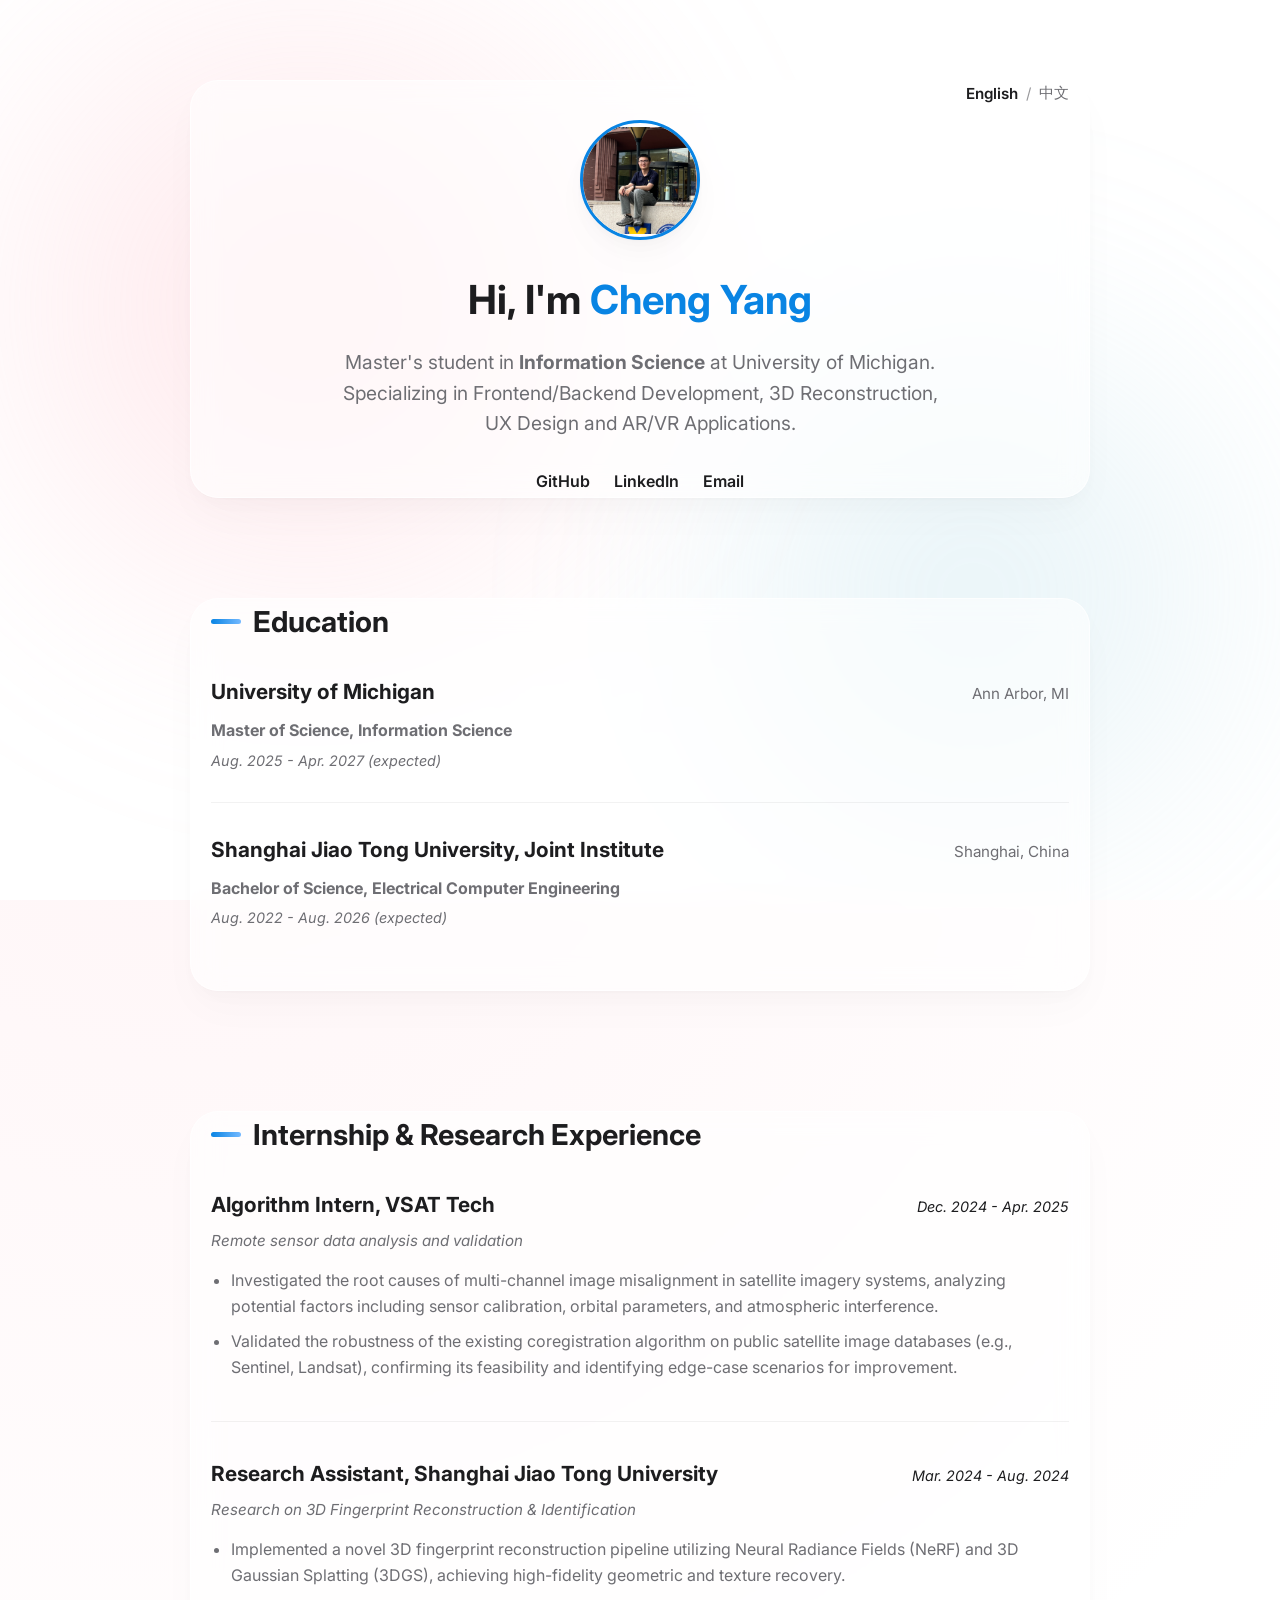
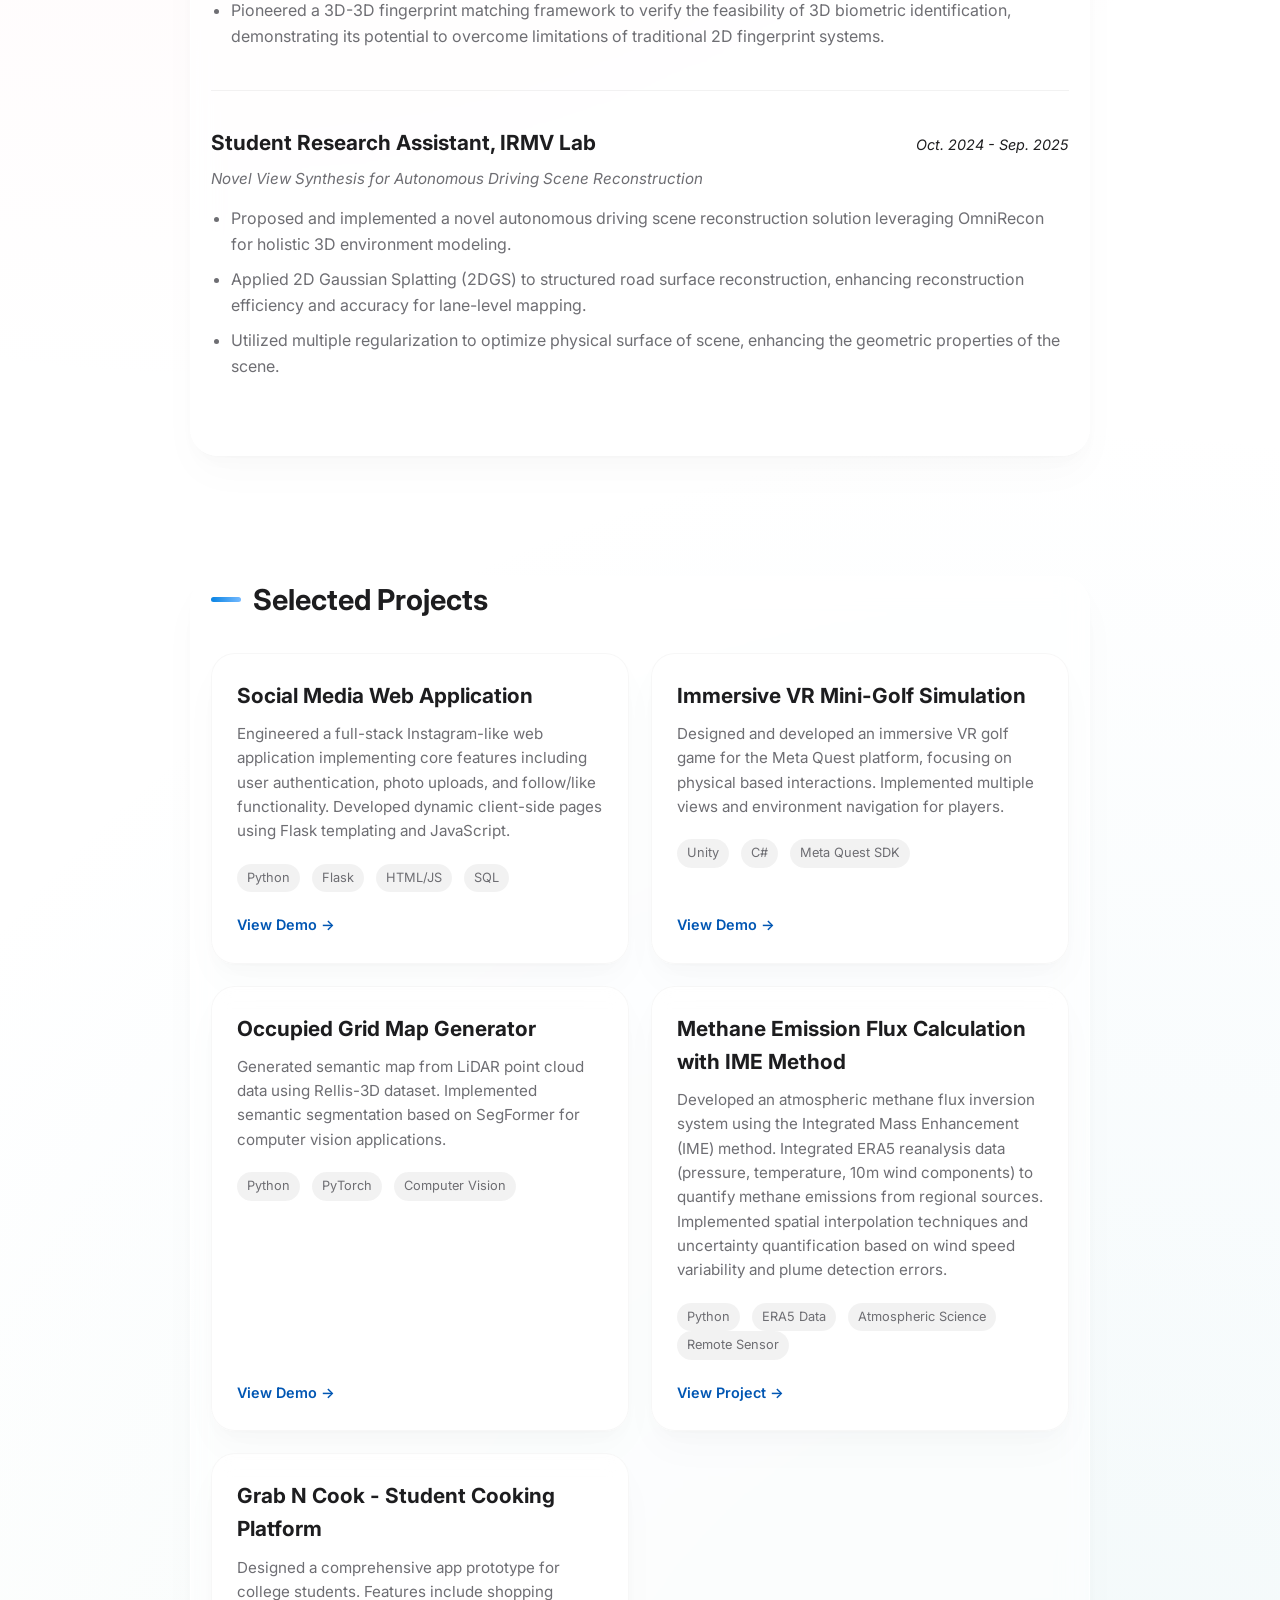
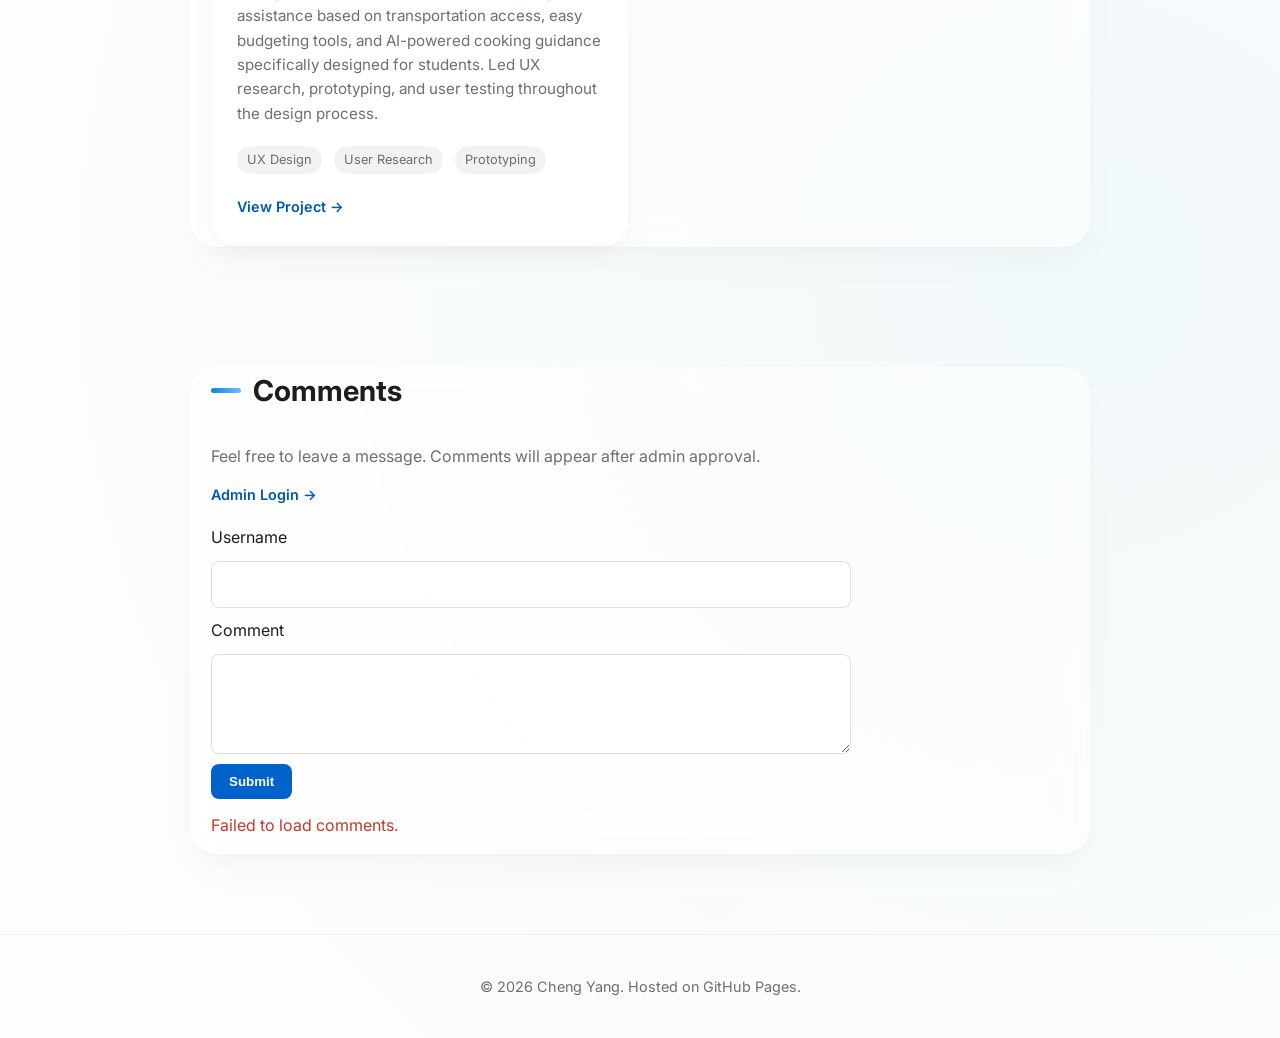
<file: index.html>
<!DOCTYPE html>
<html lang="en">
<head>
    <meta charset="UTF-8">
    <meta name="viewport" content="width=device-width, initial-scale=1.0">
    <meta name="description" content="Portfolio of a Full Stack Developer">
    <title>My Portfolio | Developer & Creator</title>
    <link rel="stylesheet" href="style.css">
    <link href="https://fonts.googleapis.com/css2?family=Inter:wght@400;600;700&display=swap" rel="stylesheet">
</head>
<body>
    <div class="framer-bg-container" aria-hidden="true"></div>

    <header class="hero">
        <div class="container framer-glass-panel">
            <nav class="lang-switch" aria-label="Language switch">
                <span class="active">English</span>
                <span class="divider">/</span>
                <a href="index_cn.html">中文</a>
            </nav>
            <img src="img/image.png" alt="Profile Picture" class="avatar">
            <h1>Hi, I'm <span class="highlight">Cheng Yang</span> </h1>
            <p class="bio">
                Master's student in <strong>Information Science</strong> at University of Michigan.
                <br>
                Specializing in Frontend/Backend Development, 3D Reconstruction, UX Design and AR/VR Applications.
            </p>
            <div class="social-links">
                <a href="https://github.com/Lmiryc" target="_blank">GitHub</a>
                <a href="https://www.linkedin.com/in/cheng-yang-77a891385" target="_blank">LinkedIn</a>
                <a href="mailto:yclmir@umich.edu">Email</a>
            </div>
        </div>
    </header>

    <main id="main-content">
    <section class="education">
        <div class="container framer-glass-panel">
            <h2>Education</h2>
            <div class="education-item">
                <div class="edu-header">
                    <h3>University of Michigan</h3>
                    <span class="location">Ann Arbor, MI</span>
                </div>
                <div class="edu-details">
                    <p><strong>Master of Science, Information Science</strong></p>
                    <p class="date">Aug. 2025 - Apr. 2027 (expected)</p>
                </div>
            </div>
            <div class="education-item">
                <div class="edu-header">
                    <h3>Shanghai Jiao Tong University, Joint Institute</h3>
                    <span class="location">Shanghai, China</span>
                </div>
                <div class="edu-details">
                    <p><strong>Bachelor of Science, Electrical Computer Engineering</strong></p>
                    <p class="date">Aug. 2022 - Aug. 2026 (expected)</p>
                </div>
            </div>
        </div>
    </section>

    <section class="experience">
        <div class="container framer-glass-panel">
            <h2>Internship & Research Experience</h2>
            
            <div class="experience-item">
                <div class="exp-header">
                    <h3>Algorithm Intern, VSAT Tech</h3>
                    <span class="date">Dec. 2024 - Apr. 2025</span>
                </div>
                <p class="subtitle">Remote sensor data analysis and validation </p>
                <ul>
                    <li>Investigated the root causes of multi-channel image misalignment in satellite imagery systems, analyzing potential factors including sensor calibration, orbital parameters, and atmospheric interference.</li>
                    <li>Validated the robustness of the existing coregistration algorithm on public satellite image databases (e.g., Sentinel, Landsat), confirming its feasibility and identifying edge-case scenarios for improvement.</li>
                </ul>
            </div>

            <div class="experience-item">
                <div class="exp-header">
                    <h3>Research Assistant, Shanghai Jiao Tong University</h3>
                    <span class="date">Mar. 2024 - Aug. 2024</span>
                </div>
                <p class="subtitle">Research on 3D Fingerprint Reconstruction & Identification </p>
                <ul>
                    <li>Implemented a novel 3D fingerprint reconstruction pipeline utilizing Neural Radiance Fields (NeRF) and 3D Gaussian Splatting (3DGS), achieving high-fidelity geometric and texture recovery.</li>
                    <li>Pioneered a 3D-3D fingerprint matching framework to verify the feasibility of 3D biometric identification, demonstrating its potential to overcome limitations of traditional 2D fingerprint systems.</li>
                </ul>
            </div>

            <div class="experience-item">
                <div class="exp-header">
                    <h3>Student Research Assistant, IRMV Lab</h3>
                    <span class="date">Oct. 2024 - Sep. 2025</span>
                </div>
                <p class="subtitle">Novel View Synthesis for Autonomous Driving Scene Reconstruction</p>
                <ul>
                    <li>Proposed and implemented a novel autonomous driving scene reconstruction solution leveraging OmniRecon for holistic 3D environment modeling.</li>
                    <li>Applied 2D Gaussian Splatting (2DGS) to structured road surface reconstruction, enhancing reconstruction efficiency and accuracy for lane-level mapping.</li>
                    <li>Utilized multiple regularization to optimize physical surface of scene, enhancing the geometric properties of the scene.</li>
                </ul>
            </div>
        </div>
    </section>

    <section class="projects">
        <div class="container framer-glass-panel">
            <h2>Selected Projects</h2>
            <div class="project-grid">
                
                <div class="project-card framer-card">
                    <div class="card-content">
                        <h3>Social Media Web Application</h3>
                        <p>Engineered a full-stack Instagram-like web application implementing core features including user authentication, photo uploads, and follow/like functionality. Developed dynamic client-side pages using Flask templating and JavaScript.</p>
                        <div class="tags">
                            <span>Python</span>
                            <span>Flask</span>
                            <span>HTML/JS</span>
                            <span>SQL</span>
                        </div>
                    </div>
                    <div class="card-footer">
                        <a href="http://ec2-3-129-23-53.us-east-2.compute.amazonaws.com" class="btn-link">View Demo &rarr;</a>
                    </div>
                </div>

                <div class="project-card framer-card">
                    <div class="card-content">
                        <h3>Immersive VR Mini-Golf Simulation</h3>
                        <p>Designed and developed an immersive VR golf game for the Meta Quest platform, focusing on physical based interactions. Implemented multiple views and environment navigation for players.</p>
                        <div class="tags">
                            <span>Unity</span>
                            <span>C#</span>
                            <span>Meta Quest SDK</span>
                        </div>
                    </div>
                    <div class="card-footer">
                        <a href="https://docs.google.com/presentation/d/1ydFZGQSufuiWo41kwWksnqCWUHA-8zW2/edit?usp=sharing&ouid=110331859558280944101&rtpof=true&sd=true" class="btn-link">View Demo &rarr;</a>
                    </div>
                </div>

                <div class="project-card framer-card">
                    <div class="card-content">
                        <h3>Occupied Grid Map Generator</h3>
                        <p>Generated semantic map from LiDAR point cloud data using Rellis-3D dataset. Implemented semantic segmentation based on SegFormer for computer vision applications.</p>
                        <div class="tags">
                            <span>Python</span>
                            <span>PyTorch</span>
                            <span>Computer Vision</span>
                        </div>
                    </div>
                    <div class="card-footer">
                        <a href="https://docs.google.com/presentation/d/1FMSWFL8jzmyuXwc9nLog_Xr46szzyhSs/edit?slide=id.p1#slide=id.p1" class="btn-link">View Demo &rarr;</a>
                    </div>
                </div>
                <div class="project-card framer-card">
                    <div class="card-content">
                        <h3>Methane Emission Flux Calculation with IME Method</h3>
                        <p>Developed an atmospheric methane flux inversion system using the Integrated Mass Enhancement (IME) method. Integrated ERA5 reanalysis data (pressure, temperature, 10m wind components) to quantify methane emissions from regional sources. Implemented spatial interpolation techniques and uncertainty quantification based on wind speed variability and plume detection errors.</p>
                        <div class="tags">
                            <span>Python</span>
                            <span>ERA5 Data</span>
                            <span>Atmospheric Science</span>
                            <span>Remote Sensor</span>
                        </div>
                    </div>
                    <div class="card-footer">
                        <a href="https://github.com/Lmiryc/Methane_Calc" class="btn-link">View Project &rarr;</a>
                    </div>
                </div>

                <div class="project-card framer-card">
                    <div class="card-content">
                        <h3>Grab N Cook - Student Cooking Platform</h3>
                        <p>Designed a comprehensive app prototype for college students. Features include shopping assistance based on transportation access, easy budgeting tools, and AI-powered cooking guidance specifically designed for students. Led UX research, prototyping, and user testing throughout the design process.</p>
                        <div class="tags">
                            <span>UX Design</span>
                            <span>User Research</span>
                            <span>Prototyping</span>
                        </div>
                    </div>
                    <div class="card-footer">
                        <a href="https://sites.google.com/umich.edu/grab-n-cook/case-study-grab-n-cook" class="btn-link">View Project &rarr;</a>
                    </div>
                </div>

            </div>
        </div>
    </section>

    <section class="comments-section">
        <div class="container framer-glass-panel">
            <h2>Comments</h2>
            <p class="comments-intro">Feel free to leave a message. Comments will appear after admin approval.</p>
            <p><a class="btn-link" href="admin.html">Admin Login &rarr;</a></p>

            <form id="commentForm" class="comment-form">
                <label for="username">Username</label>
                <input id="username" name="username" required>

                <label for="comment">Comment</label>
                <textarea id="comment" name="comment" required></textarea>

                <button type="submit" class="comment-submit">Submit</button>
            </form>

            <div id="status" class="comment-status"></div>
            <ul id="commentList" class="comment-list"></ul>
        </div>
    </section>
    </main>

    <footer>
        <div class="container">
            <p>&copy; 2026 Cheng Yang. Hosted on GitHub Pages.</p>
        </div>
    </footer>
    <!-- Dynamic cursor disabled for better UX
    <div class="custom-cursor" id="cursor"></div>

    <script>
    const cursor = document.getElementById('cursor');
    
    document.addEventListener('mousemove', (e) => {
        cursor.style.transform = `translate3d(${e.clientX}px, ${e.clientY}px, 0) translate(-50%, -50%)`;
    });


    const interactiveElements = document.querySelectorAll('a, button, .framer-card');
    const textElements = document.querySelectorAll('p, h1, h2, h3, h4, h5, h6, span, li, label, input, textarea');

    interactiveElements.forEach((el) => {
        el.addEventListener('mouseenter', () => {
        cursor.classList.remove('framer-text');
        cursor.classList.add('framer-active');
        });
        el.addEventListener('mouseleave', () => {
        cursor.classList.remove('framer-active');
        });
    });

    textElements.forEach((el) => {
        el.addEventListener('mouseenter', () => {
        if (el.closest('a, button, .framer-card')) return;
        cursor.classList.remove('framer-active');
        cursor.classList.add('framer-text');
        });
        el.addEventListener('mouseleave', () => {
        cursor.classList.remove('framer-text');
        });
    });

    document.addEventListener('mouseleave', () => {
        cursor.classList.remove('framer-active', 'framer-text');
    });
    </script>
    -->
    <script src="comments.js"></script>
</body>
</html>
</file>
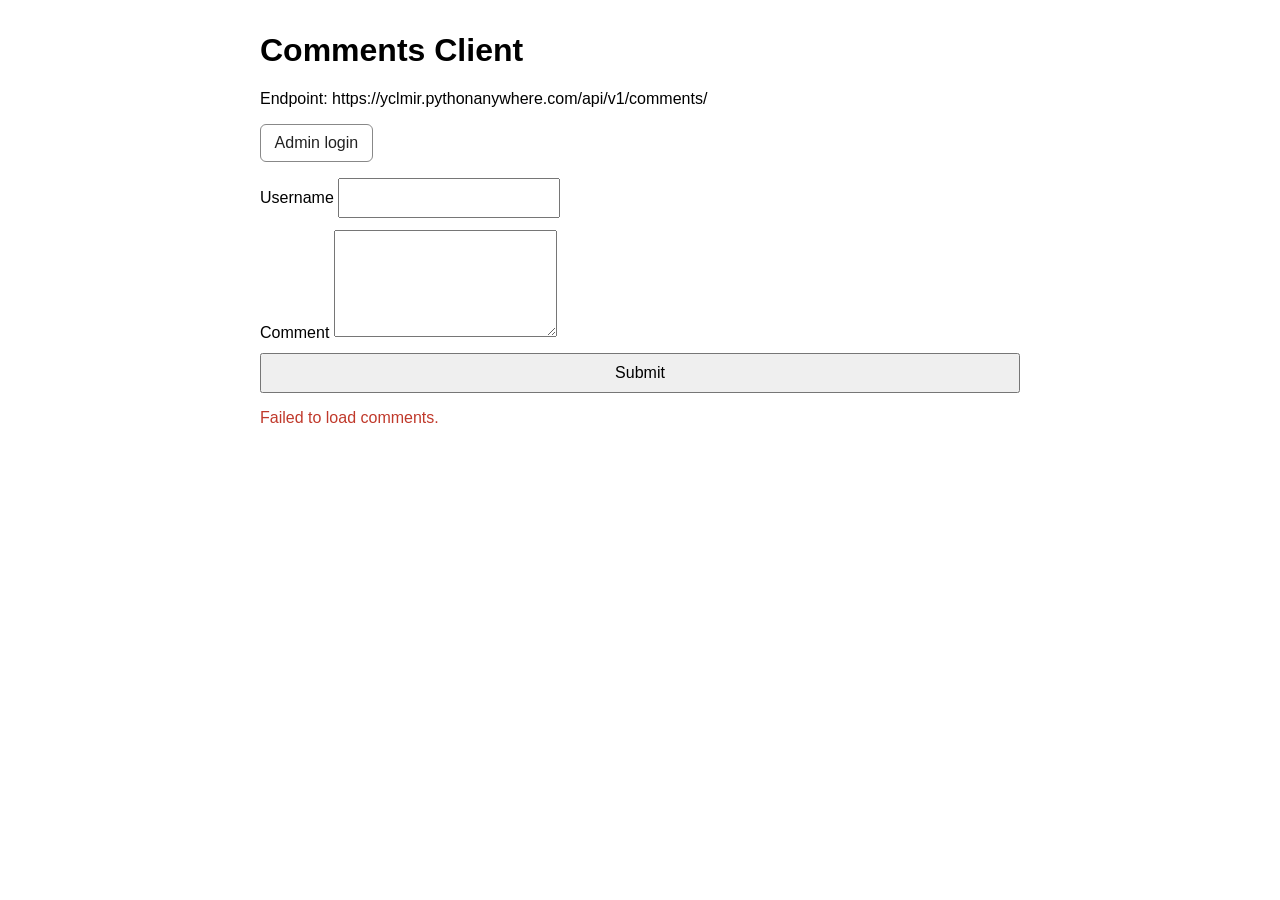
<file: local_demo/index.html>
<!doctype html>
<html lang="en">
  <head>
    <meta charset="utf-8" />
    <meta name="viewport" content="width=device-width, initial-scale=1" />
    <title>Local Comments Client</title>
    <style>
      body {
        font-family: Arial, sans-serif;
        max-width: 760px;
        margin: 2rem auto;
        padding: 0 1rem;
      }

      form {
        display: grid;
        gap: 0.75rem;
        margin-bottom: 1rem;
      }

      .row {
        display: grid;
        grid-template-columns: 1fr 1fr;
        gap: 0.75rem;
      }

      input,
      textarea,
      button {
        font: inherit;
        padding: 0.55rem;
      }

      textarea {
        min-height: 88px;
        resize: vertical;
      }

      .status {
        min-height: 1.2rem;
        margin: 0.5rem 0 1rem;
      }

      li {
        border: 1px solid #ddd;
        border-radius: 8px;
        margin-bottom: 0.75rem;
        padding: 0.75rem;
      }

      .nav-button {
        display: inline-block;
        padding: 0.55rem 0.85rem;
        border: 1px solid #888;
        border-radius: 6px;
        text-decoration: none;
        color: #222;
      }
    </style>
  </head>
  <body>
    <h1>Comments Client</h1>
    <p>Endpoint: https://yclmir.pythonanywhere.com/api/v1/comments/</p>
    <p><a class="nav-button" href="./admin.html">Admin login</a></p>

    <form id="commentForm">
      <label>
        Username
        <input id="username" required />
      </label>
      <label>
        Comment
        <textarea id="comment" required></textarea>
      </label>
      <button type="submit">Submit</button>
    </form>

    <div id="status" class="status"></div>
    <ul id="commentList"></ul>

    <script src="./comments.js"></script>
  </body>
</html>
</file>
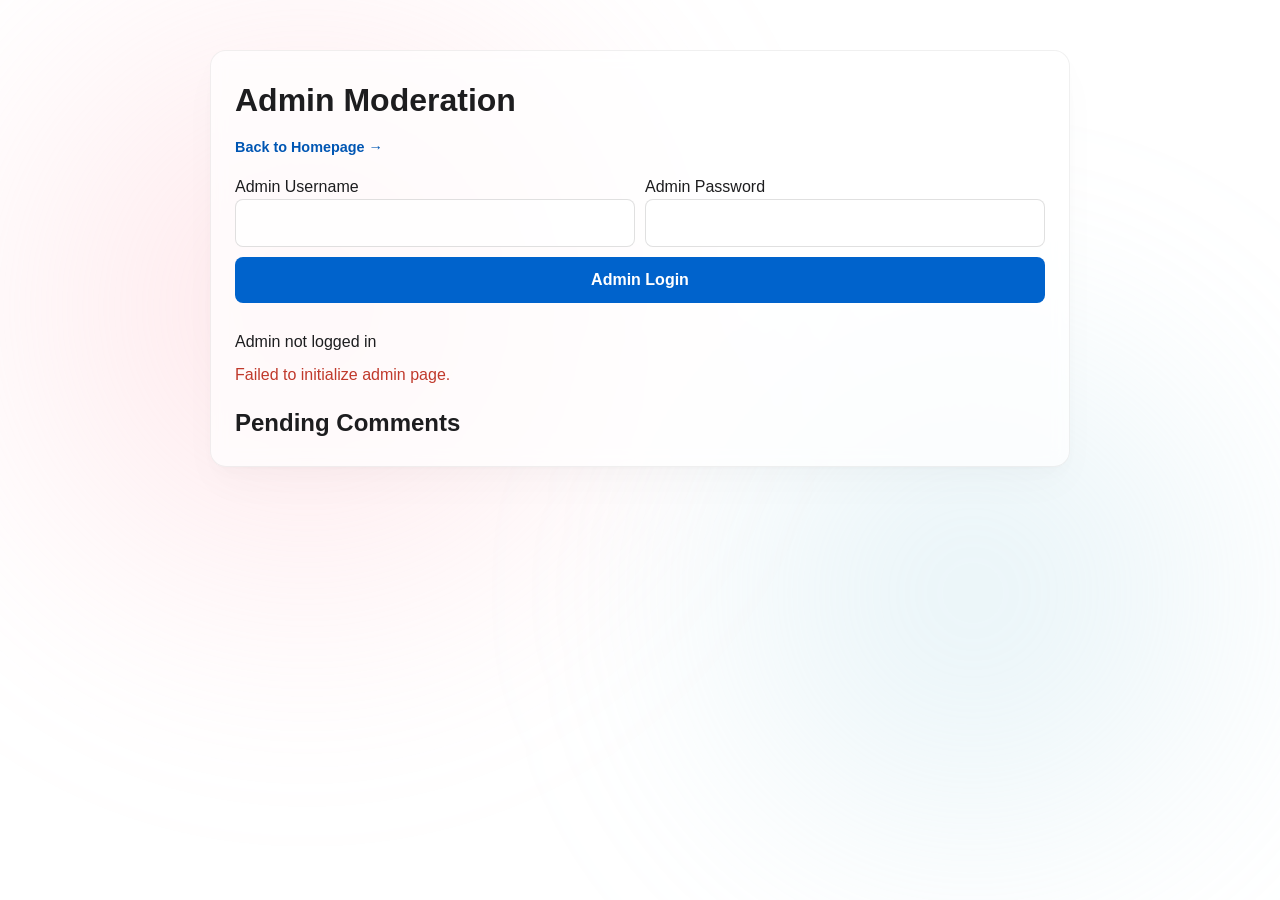
<file: admin.html>
<!DOCTYPE html>
<html lang="en">
<head>
    <meta charset="UTF-8">
    <meta name="viewport" content="width=device-width, initial-scale=1.0">
    <title>Admin Moderation</title>
    <link rel="stylesheet" href="style.css">
</head>
<body>
    <div class="framer-bg-container" aria-hidden="true"></div>

    <main class="admin-page" id="main-content">
        <div class="container">
            <div class="admin-panel">
                <h1>Admin Moderation</h1>
                <nav aria-label="Admin navigation">
                    <p><a class="btn-link" href="index.html">Back to Homepage &rarr;</a></p>
                </nav>

                <form id="loginForm" class="admin-form">
                    <div class="admin-row">
                        <label for="username">
                            Admin Username
                            <input id="username" required>
                        </label>
                        <label for="logname">
                            Admin Password
                            <input id="logname" type="password" required>
                        </label>
                    </div>
                    <button type="submit" class="admin-btn">Admin Login</button>
                </form>

                <div class="admin-toolbar">
                    <!-- <button id="checkSessionBtn" type="button" class="admin-action-btn">Check Session</button> -->
                    <!-- <button id="refreshPendingBtn" type="button" class="admin-action-btn">Refresh Pending</button> -->
                    <button id="logoutBtn" type="button" class="admin-action-btn">Logout</button>
                </div>

                <div id="whoami"></div>
                <div id="status" class="admin-status"></div>

                <h2>Pending Comments</h2>
                <ul id="pendingList" class="admin-list"></ul>
            </div>
        </div>
    </main>

    <!-- Dynamic cursor disabled for better UX
    <div class="custom-cursor" id="cursor"></div>

    <script>
    const cursor = document.getElementById('cursor');

    document.addEventListener('mousemove', (e) => {
        cursor.style.transform = `translate3d(${e.clientX}px, ${e.clientY}px, 0) translate(-50%, -50%)`;
    });

    const interactiveSelector = 'a, button';
    const textSelector = 'p, h1, h2, h3, h4, h5, h6, span, li, label, input, textarea';

    document.addEventListener('mouseover', (e) => {
        const interactiveTarget = e.target.closest(interactiveSelector);
        if (interactiveTarget) {
            cursor.classList.remove('framer-text');
            cursor.classList.add('framer-active');
            return;
        }

        const textTarget = e.target.closest(textSelector);
        if (textTarget) {
            cursor.classList.remove('framer-active');
            cursor.classList.add('framer-text');
            return;
        }

        cursor.classList.remove('framer-active', 'framer-text');
    });

    document.addEventListener('mouseleave', () => {
        cursor.classList.remove('framer-active', 'framer-text');
    });
    </script>
    -->

    <script src="admin.js"></script>
</body>
</html>
</file>
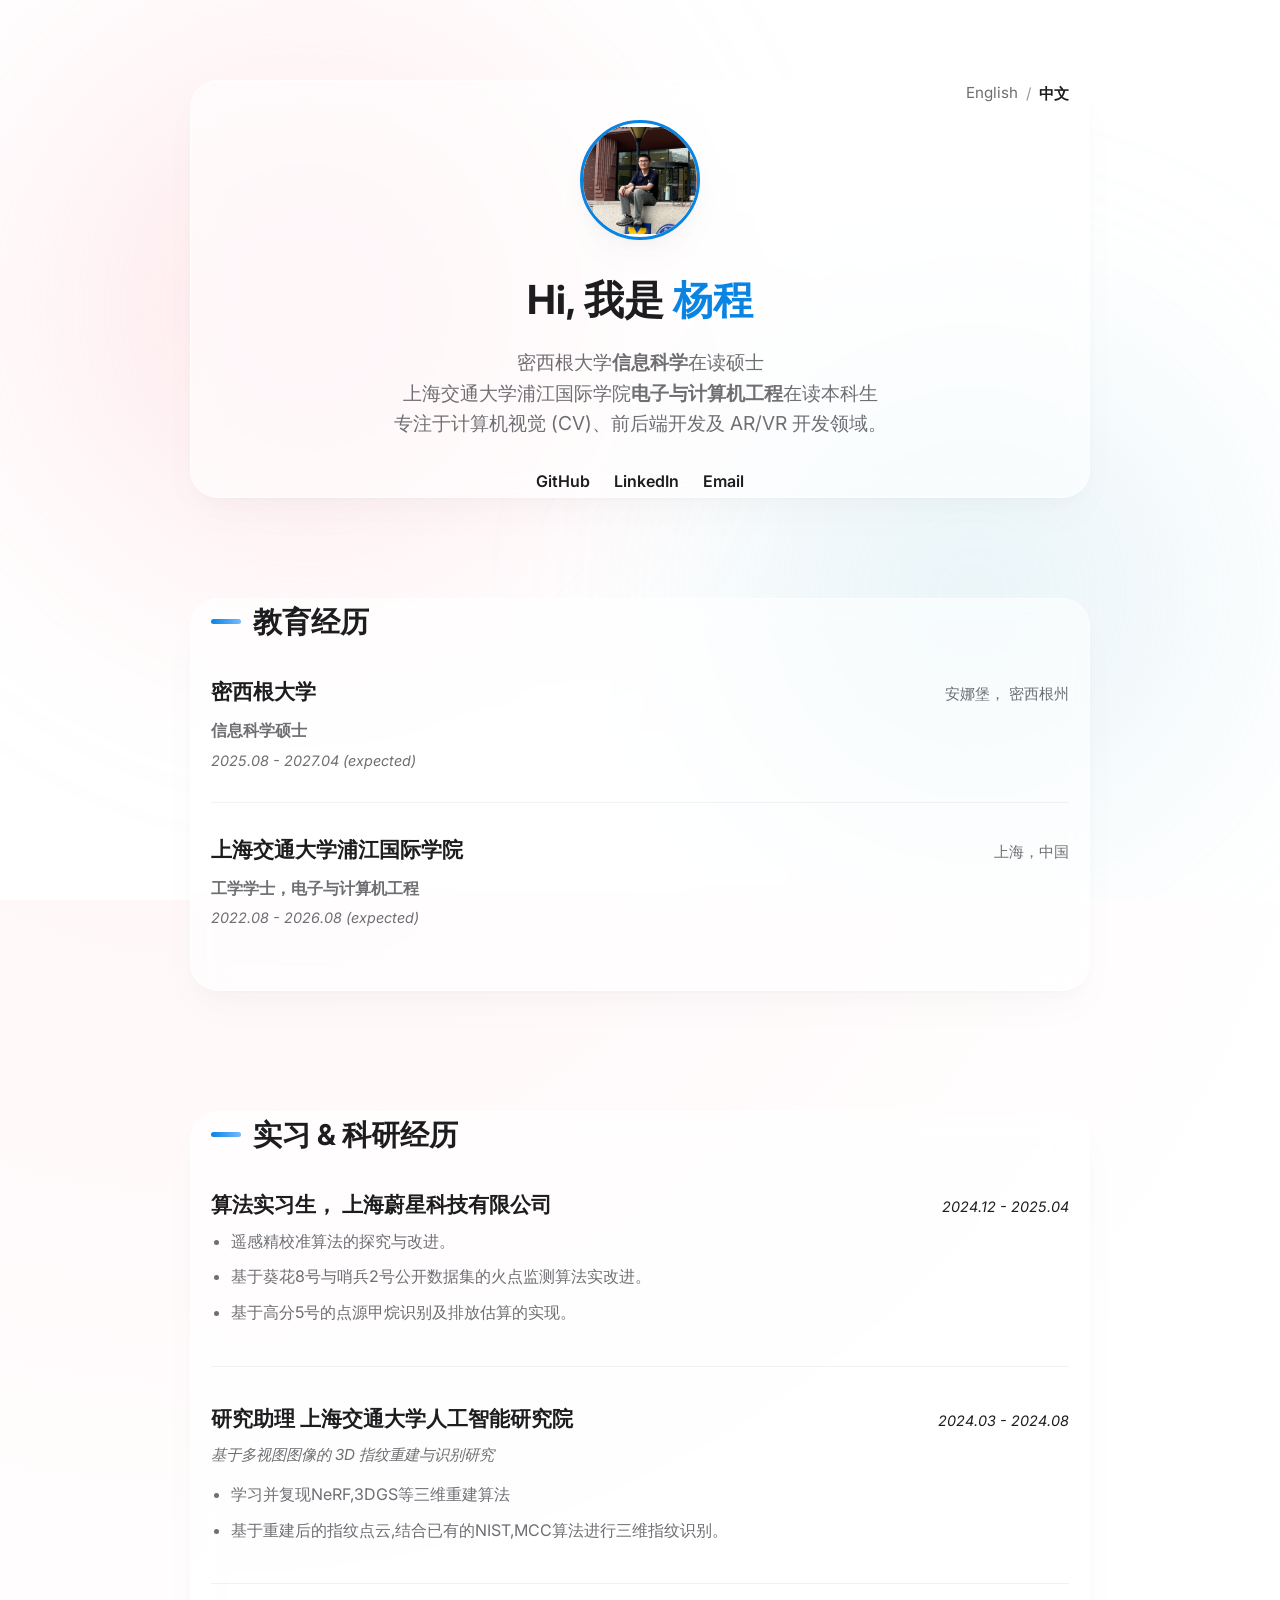
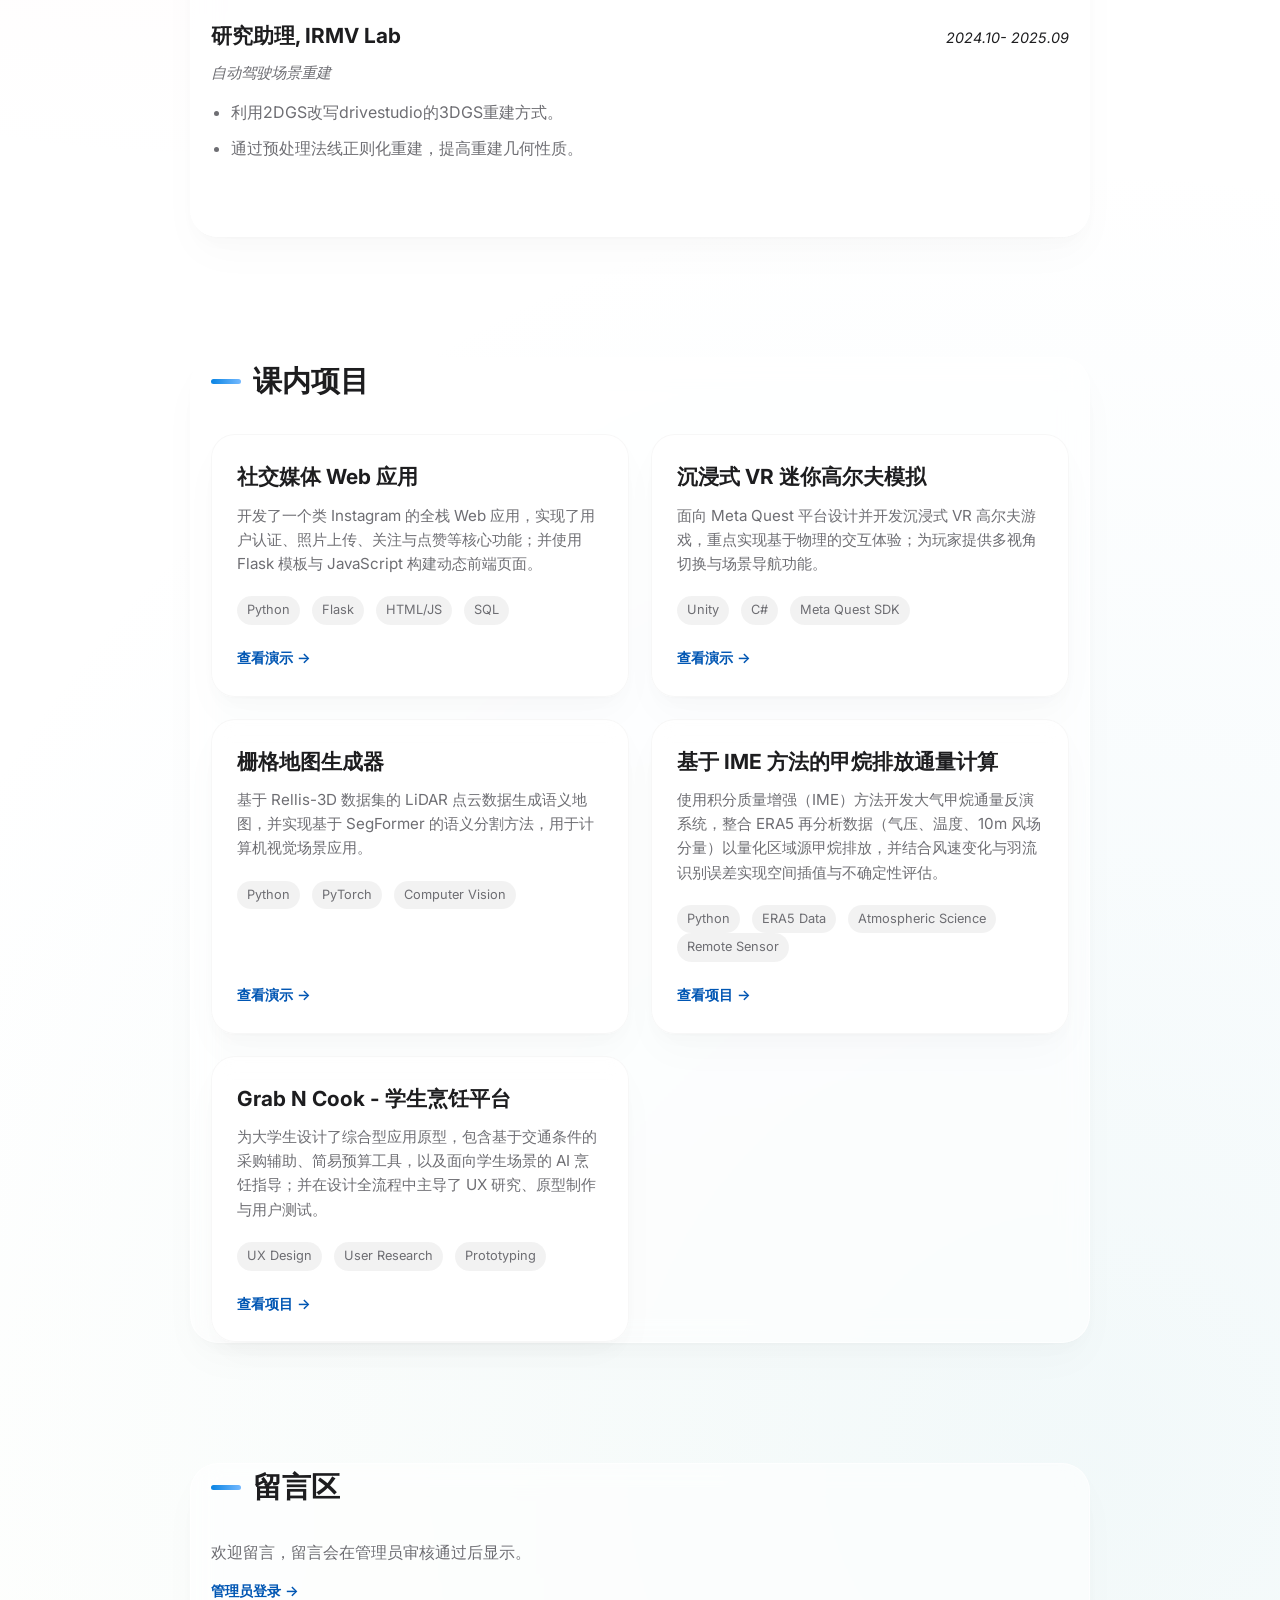
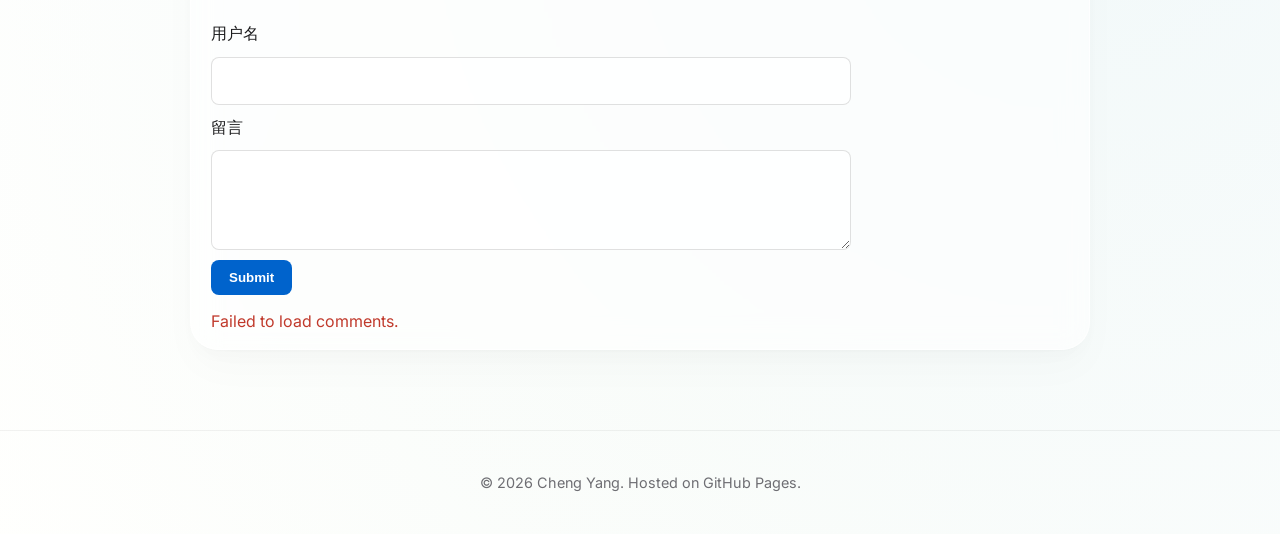
<file: index_cn.html>
<!DOCTYPE html>
<html lang="zh-CN">
<head>
    <meta charset="UTF-8">
    <meta name="viewport" content="width=device-width, initial-scale=1.0">
    <meta name="description" content="Portfolio of a Full Stack Developer">
    <title>My Portfolio | Developer & Creator</title>
    <link rel="stylesheet" href="style.css">
    <link href="https://fonts.googleapis.com/css2?family=Inter:wght@400;600;700&display=swap" rel="stylesheet">
</head>
<body>
    <div class="framer-bg-container" aria-hidden="true"></div>

    <header class="hero">
        <div class="container framer-glass-panel">
            <nav class="lang-switch" aria-label="语言切换">
                <a href="index.html">English</a>
                <span class="divider">/</span>
                <span class="active">中文</span>
            </nav>
            <img src="img/image.png" alt="Profile Picture" class="avatar">
            <h1>Hi, 我是 <span class="highlight">杨程</span> </h1>
            <p class="bio">
                密西根大学<strong>信息科学</strong>在读硕士
                <br>
                上海交通大学浦江国际学院<strong>电子与计算机工程</strong>在读本科生
                <br>
                专注于计算机视觉 (CV)、前后端开发及 AR/VR 开发领域。
            </p>
            <div class="social-links">
                <a href="https://github.com/Lmiryc" target="_blank">GitHub</a>
                <a href="https://www.linkedin.com/in/cheng-yang-77a891385" target="_blank">LinkedIn</a>
                <a href="mailto:yclmir@umich.edu">Email</a>
            </div>
        </div>
    </header>

    <main id="main-content">
    <section class="education">
        <div class="container framer-glass-panel">
            <h2>教育经历</h2>
            <div class="education-item">
                <div class="edu-header">
                    <h3>密西根大学</h3>
                    <span class="location">安娜堡， 密西根州</span>
                </div>
                <div class="edu-details">
                    <p><strong>信息科学硕士</strong></p>
                    <p class="date">2025.08 - 2027.04 (expected)</p>
                </div>
            </div>
            <div class="education-item">
                <div class="edu-header">
                    <h3>上海交通大学浦江国际学院</h3>
                    <span class="location">上海，中国</span>
                </div>
                <div class="edu-details">
                    <p><strong>工学学士，电子与计算机工程</strong></p>
                    <p class="date">2022.08 - 2026.08 (expected)</p>
                </div>
            </div>
        </div>
    </section>

    <section class="experience">
        <div class="container framer-glass-panel">
            <h2>实习 & 科研经历</h2>
            
            <div class="experience-item">
                <div class="exp-header">
                    <h3>算法实习生， 上海蔚星科技有限公司</h3>
                    <span class="date">2024.12 - 2025.04</span>
                </div>
                <ul>
                    <li>遥感精校准算法的探究与改进。</li>
                    <li>基于葵花8号与哨兵2号公开数据集的火点监测算法实改进。</li>
                    <li>基于高分5号的点源甲烷识别及排放估算的实现。</li>
                </ul>
            </div>

            <div class="experience-item">
                <div class="exp-header">
                    <h3>研究助理 上海交通大学人工智能研究院</h3>
                    <span class="date">2024.03 - 2024.08</span>
                </div>
                <p class="subtitle">基于多视图图像的 3D 指纹重建与识别研究</p>
                <ul>
                    <li>学习并复现NeRF,3DGS等三维重建算法</li>
                    <li>基于重建后的指纹点云,结合已有的NIST,MCC算法进行三维指纹识别。 </li>
                </ul>
            </div>

            <div class="experience-item">
                <div class="exp-header">
                    <h3>研究助理, IRMV Lab</h3>
                    <span class="date">2024.10- 2025.09</span>
                </div>
                <p class="subtitle">自动驾驶场景重建</p>
                <ul>
                    <li>利用2DGS改写drivestudio的3DGS重建方式。</li>
                    <li>通过预处理法线正则化重建，提高重建几何性质。</li>
                </ul>
            </div>
        </div>
    </section>

    <section class="projects">
        <div class="container framer-glass-panel">
            <h2>课内项目</h2>
            <div class="project-grid">
                
                <div class="project-card framer-card">
                    <div class="card-content">
                        <h3>社交媒体 Web 应用</h3>
                        <p>开发了一个类 Instagram 的全栈 Web 应用，实现了用户认证、照片上传、关注与点赞等核心功能；并使用 Flask 模板与 JavaScript 构建动态前端页面。</p>
                        <div class="tags">
                            <span>Python</span>
                            <span>Flask</span>
                            <span>HTML/JS</span>
                            <span>SQL</span>
                        </div>
                    </div>
                    <div class="card-footer">
                        <a href="http://ec2-3-129-23-53.us-east-2.compute.amazonaws.com" class="btn-link">查看演示 &rarr;</a>
                    </div>
                </div>

                <div class="project-card framer-card">
                    <div class="card-content">
                        <h3>沉浸式 VR 迷你高尔夫模拟</h3>
                        <p>面向 Meta Quest 平台设计并开发沉浸式 VR 高尔夫游戏，重点实现基于物理的交互体验；为玩家提供多视角切换与场景导航功能。</p>
                        <div class="tags">
                            <span>Unity</span>
                            <span>C#</span>
                            <span>Meta Quest SDK</span>
                        </div>
                    </div>
                    <div class="card-footer">
                        <a href="https://docs.google.com/presentation/d/1ydFZGQSufuiWo41kwWksnqCWUHA-8zW2/edit?usp=sharing&ouid=110331859558280944101&rtpof=true&sd=true" class="btn-link">查看演示 &rarr;</a>
                    </div>
                </div>

                <div class="project-card framer-card">
                    <div class="card-content">
                        <h3>栅格地图生成器</h3>
                        <p>基于 Rellis-3D 数据集的 LiDAR 点云数据生成语义地图，并实现基于 SegFormer 的语义分割方法，用于计算机视觉场景应用。</p>
                        <div class="tags">
                            <span>Python</span>
                            <span>PyTorch</span>
                            <span>Computer Vision</span>
                        </div>
                    </div>
                    <div class="card-footer">
                        <a href="https://docs.google.com/presentation/d/1FMSWFL8jzmyuXwc9nLog_Xr46szzyhSs/edit?slide=id.p1#slide=id.p1" class="btn-link">查看演示 &rarr;</a>
                    </div>
                </div>
                <div class="project-card framer-card">
                    <div class="card-content">
                        <h3>基于 IME 方法的甲烷排放通量计算</h3>
                        <p>使用积分质量增强（IME）方法开发大气甲烷通量反演系统，整合 ERA5 再分析数据（气压、温度、10m 风场分量）以量化区域源甲烷排放，并结合风速变化与羽流识别误差实现空间插值与不确定性评估。</p>
                        <div class="tags">
                            <span>Python</span>
                            <span>ERA5 Data</span>
                            <span>Atmospheric Science</span>
                            <span>Remote Sensor</span>
                        </div>
                    </div>
                    <div class="card-footer">
                        <a href="https://github.com/Lmiryc/Methane_Calc" class="btn-link">查看项目 &rarr;</a>
                    </div>
                </div>

                <div class="project-card framer-card">
                    <div class="card-content">
                        <h3>Grab N Cook - 学生烹饪平台</h3>
                        <p>为大学生设计了综合型应用原型，包含基于交通条件的采购辅助、简易预算工具，以及面向学生场景的 AI 烹饪指导；并在设计全流程中主导了 UX 研究、原型制作与用户测试。</p>
                        <div class="tags">
                            <span>UX Design</span>
                            <span>User Research</span>
                            <span>Prototyping</span>
                        </div>
                    </div>
                    <div class="card-footer">
                        <a href="https://sites.google.com/umich.edu/grab-n-cook/case-study-grab-n-cook" class="btn-link">查看项目 &rarr;</a>
                    </div>
                </div>

            </div>
        </div>
    </section>

    <section class="comments-section">
        <div class="container framer-glass-panel">
            <h2>留言区</h2>
            <p class="comments-intro">欢迎留言，留言会在管理员审核通过后显示。</p>
            <p><a class="btn-link" href="admin.html">管理员登录 &rarr;</a></p>

            <form id="commentForm" class="comment-form">
                <label for="username">用户名</label>
                <input id="username" name="username" required>

                <label for="comment">留言</label>
                <textarea id="comment" name="comment" required></textarea>

                <button type="submit" class="comment-submit">Submit</button>
            </form>

            <div id="status" class="comment-status"></div>
            <ul id="commentList" class="comment-list"></ul>
        </div>
    </section>
    </main>

    <footer>
        <div class="container">
            <p>&copy; 2026 Cheng Yang. Hosted on GitHub Pages.</p>
        </div>
    </footer>
    <!-- Dynamic cursor disabled for better UX
    <div class="custom-cursor" id="cursor"></div>

    <script>
    const cursor = document.getElementById('cursor');
    
    document.addEventListener('mousemove', (e) => {
        cursor.style.transform = `translate3d(${e.clientX}px, ${e.clientY}px, 0) translate(-50%, -50%)`;
    });


    const interactiveElements = document.querySelectorAll('a, button, .framer-card');
    const textElements = document.querySelectorAll('p, h1, h2, h3, h4, h5, h6, span, li, label, input, textarea');

    interactiveElements.forEach((el) => {
        el.addEventListener('mouseenter', () => {
        cursor.classList.remove('framer-text');
        cursor.classList.add('framer-active');
        });
        el.addEventListener('mouseleave', () => {
        cursor.classList.remove('framer-active');
        });
    });

    textElements.forEach((el) => {
        el.addEventListener('mouseenter', () => {
        if (el.closest('a, button, .framer-card')) return;
        cursor.classList.remove('framer-active');
        cursor.classList.add('framer-text');
        });
        el.addEventListener('mouseleave', () => {
        cursor.classList.remove('framer-text');
        });
    });

    document.addEventListener('mouseleave', () => {
        cursor.classList.remove('framer-active', 'framer-text');
    });
    </script>
    -->
    <script src="comments.js"></script>
</body>
</html>
</file>
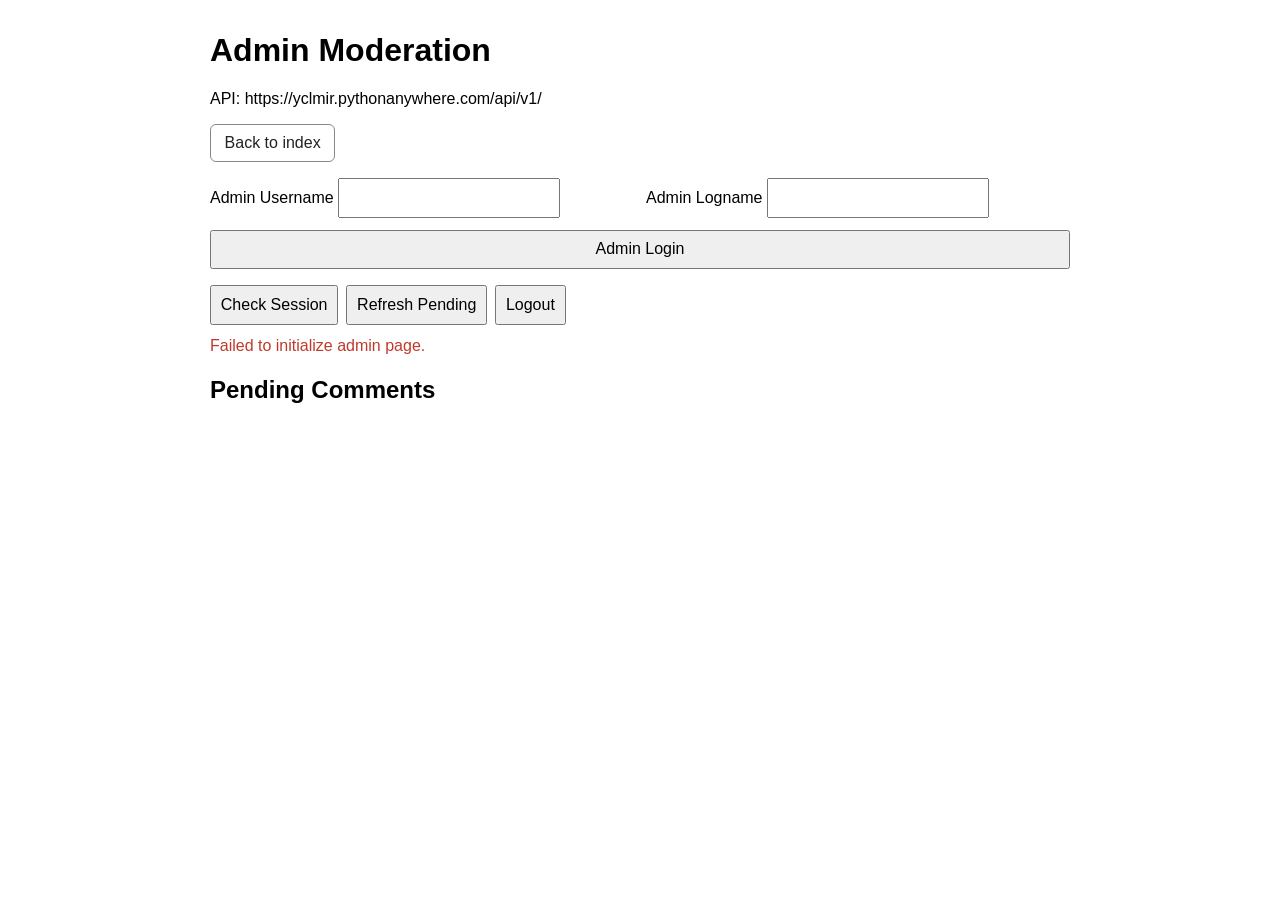
<file: local_demo/admin.html>
<!doctype html>
<html lang="en">
  <head>
    <meta charset="utf-8" />
    <meta name="viewport" content="width=device-width, initial-scale=1" />
    <title>Admin Moderation</title>
    <style>
      body {
        font-family: Arial, sans-serif;
        max-width: 860px;
        margin: 2rem auto;
        padding: 0 1rem;
      }

      form {
        display: grid;
        gap: 0.75rem;
        margin-bottom: 1rem;
      }

      .row {
        display: grid;
        grid-template-columns: 1fr 1fr;
        gap: 0.75rem;
      }

      input,
      button {
        font: inherit;
        padding: 0.55rem;
      }

      .toolbar {
        display: flex;
        gap: 0.5rem;
        margin: 0.75rem 0;
      }

      .status {
        min-height: 1.2rem;
        margin: 0.5rem 0 1rem;
      }

      ul {
        list-style: none;
        padding: 0;
      }

      li {
        border: 1px solid #ddd;
        border-radius: 8px;
        margin-bottom: 0.75rem;
        padding: 0.75rem;
      }

      .actions {
        display: flex;
        gap: 0.5rem;
        margin-top: 0.5rem;
      }

      .nav-button {
        display: inline-block;
        padding: 0.55rem 0.85rem;
        border: 1px solid #888;
        border-radius: 6px;
        text-decoration: none;
        color: #222;
      }
    </style>
  </head>
  <body>
    <h1>Admin Moderation</h1>
    <p>API: https://yclmir.pythonanywhere.com/api/v1/</p>
    <p><a class="nav-button" href="./index.html">Back to index</a></p>

    <form id="loginForm">
      <div class="row">
        <label>
          Admin Username
          <input id="username" required />
        </label>
        <label>
          Admin Logname
          <input id="logname" type="password" required />
        </label>
      </div>
      <button type="submit">Admin Login</button>
    </form>

    <div class="toolbar">
      <button id="checkSessionBtn" type="button">Check Session</button>
      <button id="refreshPendingBtn" type="button">Refresh Pending</button>
      <button id="logoutBtn" type="button">Logout</button>
    </div>

    <div id="whoami"></div>
    <div id="status" class="status"></div>

    <h2>Pending Comments</h2>
    <ul id="pendingList"></ul>

    <script src="./admin.js"></script>
  </body>
</html>
</file>
<file: style.css>
/* --- 1. Variables & Reset --- */
:root {
    --bg-color: #ffffff;
    --bg-subtle: #fbfbfb;
    --card-bg: rgba(255, 255, 255, 0.7);
    --text-main: #1d1d1f;
    --text-secondary: #6e6e73;
    --accent-color: #0984e3;
    --accent-hover: #74b9ff;
    --link-color: #0056b3;
    --link-hover: #004494;
    --button-bg: #0063cc;
    --button-bg-hover: #0052a8;
    --button-text: #ffffff;

    --glow-1: rgba(255, 182, 193, 0.35);
    --glow-2: rgba(173, 216, 230, 0.32);
    --glow-3: rgba(255, 255, 224, 0.24);

    --font-main: 'Inter', -apple-system, BlinkMacSystemFont, 'Segoe UI', Roboto, sans-serif;
    --spring-easing: cubic-bezier(0.3, 1.5, 0.5, 1);
    --shadow:
        0 2px 4px rgba(0, 0, 0, 0.01),
        0 4px 8px rgba(0, 0, 0, 0.01),
        0 10px 20px rgba(0, 0, 0, 0.02),
        0 20px 40px rgba(0, 0, 0, 0.02);
}

/* Dark Mode Support */
@media (prefers-color-scheme: dark) {
    :root {
        --bg-color: #1a1a1a;
        --card-bg: #2d2d2d;
        --text-main: #f1f1f1;
        --text-secondary: #a0a0a0;
        --accent-color: #74b9ff;
        --link-color: #9cc7ff;
        --link-hover: #b9d8ff;
        --button-bg: #1d5fbf;
        --button-bg-hover: #174f9e;
        --button-text: #ffffff;
        --shadow: 0 4px 20px rgba(0, 0, 0, 0.3);
    }
}

* {
    margin: 0;
    padding: 0;
    box-sizing: border-box;
}

body {
    font-family: var(--font-main);
    background-color: var(--bg-color);
    color: var(--text-main);
    line-height: 1.6;
    -webkit-font-smoothing: antialiased;
    overflow-x: hidden;
    background-image:
        radial-gradient(circle at 15% 15%, rgba(255, 182, 193, 0.14), transparent 36%),
        radial-gradient(circle at 85% 82%, rgba(173, 216, 230, 0.16), transparent 40%),
        radial-gradient(circle at 50% 95%, rgba(255, 255, 224, 0.12), transparent 34%);
}

body > *:not(.framer-bg-container):not(.custom-cursor) {
    position: relative;
    z-index: 1;
}

.framer-bg-container {
    position: fixed;
    inset: 0;
    z-index: 0;
    overflow: hidden;
    pointer-events: none;
    background-color: var(--bg-color);
}

.framer-bg-container::before,
.framer-bg-container::after {
    content: '';
    position: absolute;
    border-radius: 50%;
    filter: blur(85px);
    opacity: 1;
    animation: floatGlow 20s infinite alternate linear;
}

.framer-bg-container::before {
    width: 68vw;
    height: 68vw;
    background: radial-gradient(circle, var(--glow-1) 0%, rgba(255, 255, 255, 0) 70%);
    top: -10vw;
    left: -10vw;
}

.framer-bg-container::after {
    width: 58vw;
    height: 58vw;
    background: radial-gradient(circle, var(--glow-2) 0%, rgba(255, 255, 255, 0) 70%);
    bottom: -5vw;
    right: -5vw;
    animation-delay: -5s;
}

.framer-glass-panel {
    background: rgba(255, 255, 255, 0.58);
    border: 1px solid rgba(255, 255, 255, 0.65);
    border-radius: 28px;
    backdrop-filter: blur(14px);
    box-shadow: var(--shadow);
    padding: 28px;
}

.framer-card {
    background: var(--card-bg);
    border: 1px solid rgba(0, 0, 0, 0.03);
    border-radius: 24px;
    backdrop-filter: blur(10px);
    box-shadow: var(--shadow);
    transition: transform 0.4s var(--spring-easing), box-shadow 0.4s var(--spring-easing);
}

.framer-card:hover {
    transform: translateY(-6px) scale(1.02);
    box-shadow:
        0 4px 8px rgba(0, 0, 0, 0.02),
        0 8px 16px rgba(0, 0, 0, 0.02),
        0 18px 36px rgba(0, 0, 0, 0.03),
        0 30px 60px rgba(0, 0, 0, 0.03);
}

.framer-card:active {
    transform: translateY(-2px) scale(0.98);
    transition: transform 0.1s ease;
}

@keyframes floatGlow {
    0% {
        transform: translate(0, 0) scale(1);
    }
    100% {
        transform: translate(5vw, 5vw) scale(1.1);
    }
}

.container {
    max-width: 900px;
    margin: 0 auto;
    padding: 0 20px;
}

a { text-decoration: none; color: inherit; transition: 0.3s; }

/* --- 2. Hero Section --- */
.hero {
    text-align: center;
    padding: 80px 0 60px;
}

.lang-switch {
    display: flex;
    justify-content: flex-end;
    align-items: center;
    gap: 8px;
    margin-bottom: 14px;
    font-size: 0.95rem;
    color: var(--text-secondary);
}

.lang-switch a {
    color: var(--text-secondary);
    border-bottom: 1px solid transparent;
}

.lang-switch a:hover {
    color: var(--accent-color);
    border-bottom-color: var(--accent-color);
}

.lang-switch .active {
    color: var(--text-main);
    font-weight: 600;
}

.lang-switch .divider {
    opacity: 0.7;
}

.avatar {
    width: 120px;
    height: 120px;
    border-radius: 50%;
    object-fit: contain;
    margin-bottom: 20px;
    border: 3px solid var(--accent-color);
    box-shadow: var(--shadow);
}

.hero h1 {
    font-size: 2.5rem;
    margin-bottom: 15px;
}

.highlight {
    color: var(--accent-color);
}

.bio {
    font-size: 1.2rem;
    color: var(--text-secondary);
    max-width: 600px;
    margin: 0 auto 30px;
}

.social-links a {
    display: inline-block;
    margin: 0 10px;
    font-weight: 600;
    color: var(--text-main);
    border-bottom: 2px solid transparent;
}

.social-links a:hover {
    color: var(--accent-color);
    border-bottom-color: var(--accent-color);
}

/* --- 3. Projects Section --- */
.projects, .education, .honors, .experience, .comments-section {
    padding: 40px 0 80px;
}

.projects h2, .education h2, .honors h2, .experience h2, .comments-section h2 {
    margin-bottom: 30px;
    font-size: 1.8rem;
    padding-left: 0;
    display: flex;
    align-items: center;
    gap: 12px;
}

.projects h2::before,
.education h2::before,
.honors h2::before,
.experience h2::before,
.comments-section h2::before {
    content: '';
    width: 30px;
    height: 5px;
    border-radius: 999px;
    background: linear-gradient(90deg, var(--accent-color), var(--accent-hover));
    flex: 0 0 auto;
}

/* Education Section */
.education-item {
    margin-bottom: 30px;
    padding-bottom: 25px;
    border-bottom: 1px solid rgba(0,0,0,0.05);
}

.education-item:last-child {
    border-bottom: none;
}

.edu-header {
    display: flex;
    justify-content: space-between;
    align-items: baseline;
    margin-bottom: 10px;
    flex-wrap: wrap;
}

.edu-header h3 {
    font-size: 1.3rem;
    color: var(--text-main);
}

.location {
    color: var(--text-secondary);
    font-size: 0.95rem;
}

.edu-details p {
    margin: 5px 0;
    color: var(--text-secondary);
}

.date {
    font-size: 0.9rem;
    font-style: italic;
}

/* Honors Section */
.honor-item {
    margin-bottom: 25px;
    padding-bottom: 20px;
    border-bottom: 1px solid rgba(0,0,0,0.05);
}

.honor-item:last-child {
    border-bottom: none;
}

.honor-item h3 {
    font-size: 1.2rem;
    margin-bottom: 8px;
}

.honor-item p {
    color: var(--text-secondary);
    margin: 5px 0;
}

/* Experience Section */
.experience-item {
    margin-bottom: 35px;
    padding-bottom: 30px;
    border-bottom: 1px solid rgba(0,0,0,0.05);
}

.experience-item:last-child {
    border-bottom: none;
}

.exp-header {
    display: flex;
    justify-content: space-between;
    align-items: baseline;
    margin-bottom: 8px;
    flex-wrap: wrap;
}

.exp-header h3 {
    font-size: 1.3rem;
    color: var(--text-main);
}

.subtitle {
    color: var(--text-secondary);
    font-size: 0.95rem;
    margin-bottom: 15px;
    font-style: italic;
}

.experience-item ul {
    margin-left: 20px;
    color: var(--text-secondary);
}

.experience-item li {
    margin-bottom: 10px;
    line-height: 1.6;
}

@media (prefers-color-scheme: dark) {
    .education-item, .honor-item, .experience-item {
        border-bottom-color: rgba(255,255,255,0.1);
    }
}

/* Projects Section */
/* Projects Section */
.projects {
    padding: 40px 0 80px;
}

.projects h2 {
    margin-bottom: 30px;
    font-size: 1.8rem;
    padding-left: 0;
}

/* Responsive Grid */
.project-grid {
    display: grid;
    grid-template-columns: repeat(2, minmax(0, 1fr));
    gap: 22px;
    align-items: stretch;
}

@media (max-width: 860px) {
    .project-grid {
        grid-template-columns: 1fr;
    }

    .lang-switch {
        justify-content: center;
    }
}

.project-card {
    padding: 25px;
    display: flex;
    flex-direction: column;
    justify-content: space-between;
    min-height: 100%;
}

.project-card h3 {
    margin-bottom: 10px;
    font-size: 1.3rem;
}

.project-card p {
    color: var(--text-secondary);
    font-size: 0.95rem;
    margin-bottom: 20px;
}

/* Tags Styling */
.tags {
    margin-bottom: 20px;
}

.tags span {
    display: inline-block;
    background: rgba(0, 0, 0, 0.05);
    padding: 4px 10px;
    border-radius: 20px;
    font-size: 0.8rem;
    margin-right: 8px;
    color: var(--text-secondary);
}

@media (prefers-color-scheme: dark) {
    .tags span { background: rgba(255, 255, 255, 0.1); }
}

.btn-link {
    font-weight: 600;
    color: var(--link-color);
    font-size: 0.9rem;
}

.btn-link:hover {
    color: var(--link-hover);
}

/* Comments Section */
.comments-intro {
    color: var(--text-secondary);
    margin-bottom: 12px;
}

.comment-form {
    margin-top: 18px;
    display: grid;
    gap: 10px;
    max-width: 640px;
}

.comment-form input,
.comment-form textarea {
    width: 100%;
    padding: 10px 12px;
    border-radius: 8px;
    border: 1px solid rgba(0, 0, 0, 0.12);
    background: var(--card-bg);
    color: var(--text-main);
    font: inherit;
}

.comment-form textarea {
    min-height: 100px;
    resize: vertical;
}

.comment-submit {
    width: fit-content;
    padding: 10px 18px;
    border: none;
    border-radius: 8px;
    background: var(--button-bg);
    color: var(--button-text);
    font-weight: 600;
    cursor: pointer;
}

.comment-submit:hover {
    background: var(--button-bg-hover);
}

.comment-status {
    min-height: 22px;
    margin: 14px 0;
}

.comment-list {
    list-style: none;
    padding: 0;
    max-width: 760px;
}

.comment-list li {
    background: var(--card-bg);
    border: 1px solid rgba(0, 0, 0, 0.03);
    border-radius: 16px;
    padding: 14px;
    margin-bottom: 12px;
    backdrop-filter: blur(10px);
    box-shadow: var(--shadow);
    transition: transform 0.4s var(--spring-easing), box-shadow 0.4s var(--spring-easing);
}

.comment-list li:hover {
    transform: translateY(-3px);
}

.comment-meta {
    color: var(--text-secondary);
    font-size: 0.86rem;
    margin-top: 6px;
}

@media (prefers-color-scheme: dark) {
    .comment-form input,
    .comment-form textarea {
        border-color: rgba(255, 255, 255, 0.2);
    }

    .comment-list li {
        border-color: rgba(255, 255, 255, 0.12);
    }
}

/* Admin Page */
.admin-page {
    padding: 50px 0 80px;
}

.is-hidden {
    display: none !important;
}

.admin-panel {
    background: var(--card-bg);
    border: 1px solid rgba(0, 0, 0, 0.06);
    border-radius: 16px;
    box-shadow: var(--shadow);
    backdrop-filter: blur(8px);
    padding: 24px;
}

.admin-panel h1 {
    margin-bottom: 8px;
}

.admin-panel p {
    color: var(--text-secondary);
    margin-bottom: 14px;
}

.admin-form {
    display: grid;
    gap: 10px;
    margin-bottom: 16px;
}

.admin-row {
    display: grid;
    grid-template-columns: 1fr 1fr;
    gap: 10px;
}

.admin-form input,
.admin-btn,
.admin-action-btn {
    font: inherit;
    border-radius: 8px;
}

.admin-form input {
    width: 100%;
    padding: 10px 12px;
    border: 1px solid rgba(0, 0, 0, 0.12);
    background: var(--card-bg);
    color: var(--text-main);
}

.admin-btn {
    border: none;
    background: var(--button-bg);
    color: var(--button-text);
    padding: 10px 14px;
    cursor: pointer;
    font-weight: 600;
}

.admin-btn:hover {
    background: var(--button-bg-hover);
}

.admin-toolbar {
    display: flex;
    flex-wrap: wrap;
    gap: 8px;
    margin-bottom: 10px;
}

.admin-status {
    min-height: 22px;
    margin: 8px 0 16px;
}

.admin-list {
    list-style: none;
    padding: 0;
}

.admin-list li {
    background: var(--card-bg);
    border: 1px solid rgba(0, 0, 0, 0.03);
    border-radius: 14px;
    padding: 12px;
    margin-bottom: 10px;
    backdrop-filter: blur(10px);
    box-shadow: var(--shadow);
}

.admin-actions {
    display: flex;
    gap: 8px;
    margin-top: 10px;
}

.admin-action-btn {
    border: none;
    padding: 8px 12px;
    cursor: pointer;
    background: var(--button-bg);
    color: var(--button-text);
}

.admin-action-btn:hover {
    background: var(--button-bg-hover);
}

@media (max-width: 700px) {
    .admin-row {
        grid-template-columns: 1fr;
    }
}

@media (prefers-color-scheme: dark) {
    .admin-form input,
    .admin-list li {
        border-color: rgba(255, 255, 255, 0.14);
    }
}

/* --- 4. Footer --- */
footer {
    text-align: center;
    padding: 40px 0;
    color: var(--text-secondary);
    font-size: 0.9rem;
    border-top: 1px solid rgba(0,0,0,0.05);
}



/* cursor disabled for better UX
body, a, button, .framer-card, p, h1, h2, h3, h4, h5, h6, span, li, label, input, textarea {
    cursor: none !important;
}

.custom-cursor {
    position: fixed;
    top: 0;
    left: 0;
    width: 12px;
    height: 12px;
    background-color: rgba(29, 29, 31, 0.8);
    border-radius: 50%;
    pointer-events: none;
    z-index: 9999;
    transition: width 0.3s var(--spring-easing),
                            height 0.3s var(--spring-easing),
                            background-color 0.3s ease,
                            border-radius 0.3s var(--spring-easing), 
                            transform 0.05s linear;
    transform: translate(-50%, -50%);
}

.custom-cursor.framer-active {
    width: 40px; 
    height: 40px;
    background-color: rgba(29, 29, 31, 0.1); 
    border: 1px solid rgba(29, 29, 31, 0.3);
}

.custom-cursor.framer-text {
    width: 2px; 
    height: 24px;
    background-color: rgba(29, 29, 31, 0.5); 
    border-radius: 2px; 
    border: none;
}
*/
</file>
